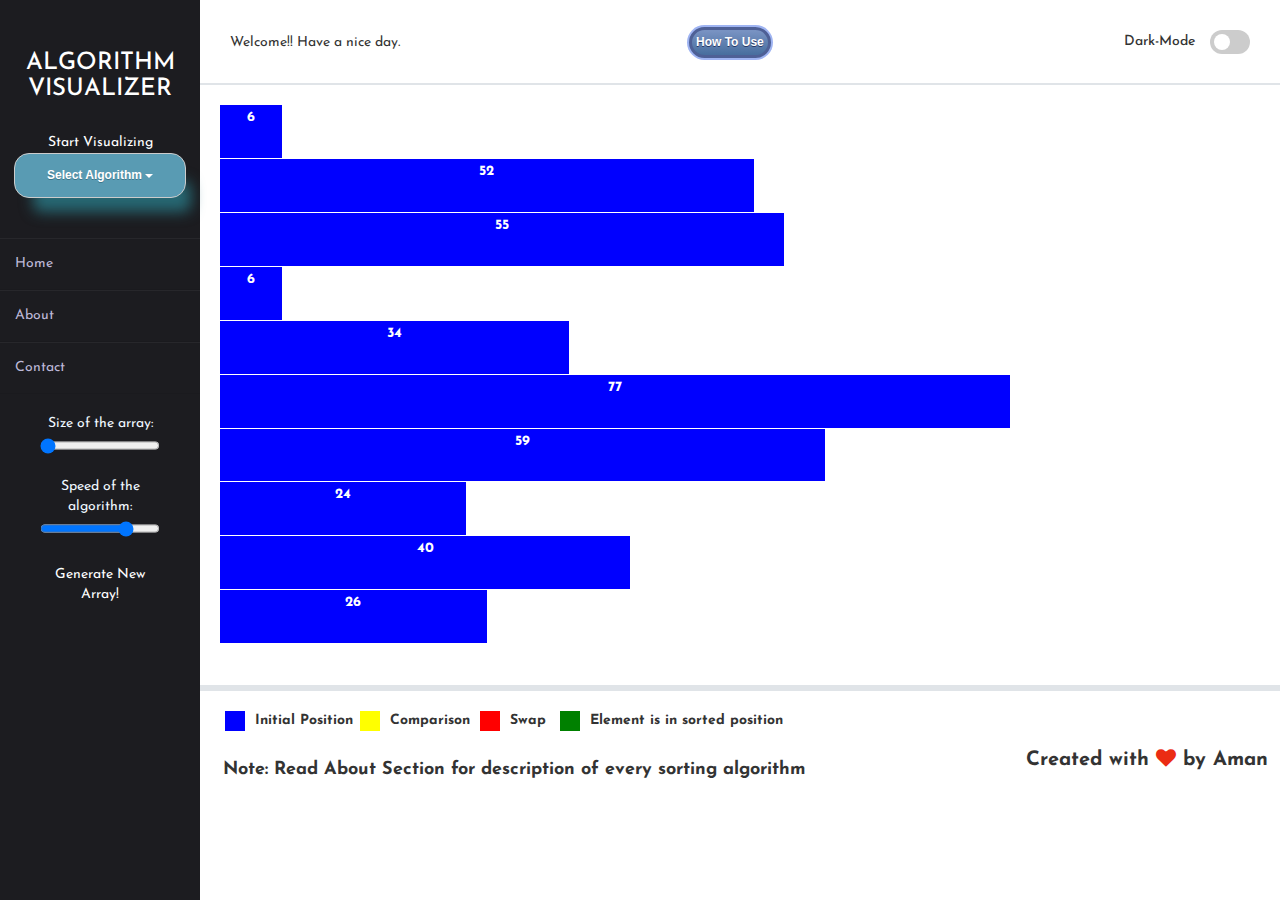
<file: index.html>
<!DOCTYPE html>
<html>

<head>
  <meta charset="UTF-8">
  <meta name="viewport" content="width=device-width, initial-scale=1.0">
  <title>Algorithm Visualizer</title>

  <link rel="stylesheet" href="./css/style.css">
  <link rel="stylesheet" href="https://maxcdn.bootstrapcdn.com/bootstrap/3.4.1/css/bootstrap.min.css">
  <link rel="stylesheet" href="https://cdnjs.cloudflare.com/ajax/libs/font-awesome/4.7.0/css/font-awesome.min.css">
  <script src="https://ajax.googleapis.com/ajax/libs/jquery/3.5.1/jquery.min.js"></script>
  <script src="https://maxcdn.bootstrapcdn.com/bootstrap/3.4.1/js/bootstrap.min.js"></script>
</head>

<body>
  <header>
    <nav>

      <div class="wrapper">

        <!--Sidebar of index page-->
        <div class="sidebar">
          <h3>Algorithm<br>Visualizer</h3>
          <p>Start Visualizing</p>
          <div class="dropdown">
            <button class="btn btn-default dropdown-toggle myButton" type="button" data-toggle="dropdown">Select
              Algorithm
              <span class="caret"></span></button>
            <ul class="dropdown-menu">
              <li><a class="mytest" href="#">Bubble Sort</a></li>
              <li><a class="mytest" href="#">Selection Sort</a></li>
              <li><a class="mytest" href="#">Insertion Sort</a></li>
              <li><a class="mytest" href="#">Merge Sort</a></li>
              <li><a class="mytest" href="#">Quick Sort</a></li>
              <li><a class="mytest" href="#">Heap Sort</a></li>
            </ul>
          </div>
          <br><br>
          <div class="mytest1">
            <ul>
              <li><a href="index.html">Home</a></li>
              <li><a href="about.html">About</a></li>
              <li><a href="contact.html">Contact</a></li>
            </ul>
          </div>
          <div class="array-inputs">
            <p style="color: aliceblue;">Size of the array:</p>
            <input id="a_size" type="range" min=10 max=30 step=1 value=3><br>
            <p style="color: aliceblue;">Speed of the algorithm:</p>
            <input id="a_speed" type="range" min=1 max=5 step=1 value=4><br>
            <button id="a_generate">Generate New Array!</button>
          </div>
        </div>

        <!--Upper part of index page-->
        <div class="main_content">
          <div class="header">Welcome!! Have a nice day.
            <label class="switch">
              <input type="checkbox" onclick="myFunction()">
              <span class="slider round"></span>
            </label>
            <h5 style="float: right; margin-right: 15px; margin-top: 4px;">Dark-Mode</h5>
            <button class="myButton1" id="but1"
              style="margin-left: 285px; padding: 4px 4px; margin-top: -3px; font-size: 12px; margin-bottom: -20px;">How
              To Use</button>
          </div>
          <div class="info" id="array_container">
          </div>
        </div>
        <div class="fuls">
          <div>
            <button id="but2"
              style="float: right; margin-right: 20px; margin-top: 20px; font-weight: bold; color: black;">X</button>
            <h4>How To Use</h4>
            <ul>
              <li>Step-1: From the left Sidebar choose the array size.</li>
              <li>Step-2: After that choose Speed of algorithm.</li>
              <li>Step-3: Click on generate array to choose random array everytime.</li>
              <li>Step-4: After that choose the algorithm you want to apply.</li>
            </ul>
          </div>
        </div>
      </div>
    </nav>
  </header>

  <hr class="hrr">

  <!--Footer Section-->
  <footer class="footer">
    <div class="square" style="background-color: blue; margin-left: 225px;">
      <p>Initial&nbspPosition</p>
    </div>
    <div class="square" style="background-color: yellow; margin-left: 115px;">
      <p>Comparison</p>
    </div>
    <div class="square" style="background-color: red; margin-left: 100px;">
      <p>Swap</p>
    </div>
    <div class="square" style="background-color: green; margin-left: 60px;">
      <p>Element&nbspis&nbspin&nbspsorted&nbspposition</p>
    </div><br><br>

    <h4>Note: Read About Section for description of every sorting algorithm</h4>
    <p class="create">
      Created with <i class="fa fa-heart" style="color: #eb2c13"></i> by Aman
    </p>
  </footer>

  <!--All javascript files-->

  <script src="./scripts/main.js"></script>
  <!--This should be at the end of body and should be loaded before sorts.js-->
  <script src="./scripts/visualizations.js"></script>
  <!--This should be loaded after main.js-->

  <script src="./scripts/bubble_sort.js"></script>
  <script src="./scripts/selection_sort.js"></script>
  <script src="./scripts/insertion_sort.js"></script>
  <script src="./scripts/merge_sort.js"></script>
  <script src="./scripts/quick_sort.js"></script>
  <script src="./scripts/heap_sort.js"></script>
  <script>
    $(document).ready(function () {
      $('.dropdown-submenu a.test').on("click", function (e) {
        $(this).next('ul').toggle();
        e.stopPropagation();
        e.preventDefault();
      });
    });
  </script>
  <script>
    function myFunction() {
      var element = document.body;
      element.classList.toggle("dark-mode");
    }
  </script>

  <script src="https://ajax.googleapis.com/ajax/libs/jquery/2.1.1/jquery.min.js"></script>

  <script>
    $(document).ready(function () {
      $("#but1").click(function () {
        $(".fuls").fadeTo(200, 1);
      });
      $("#but2").click(function () {
        $(".fuls").fadeOut(200);
      });
    });
  </script>
</body>

</html>
</file>
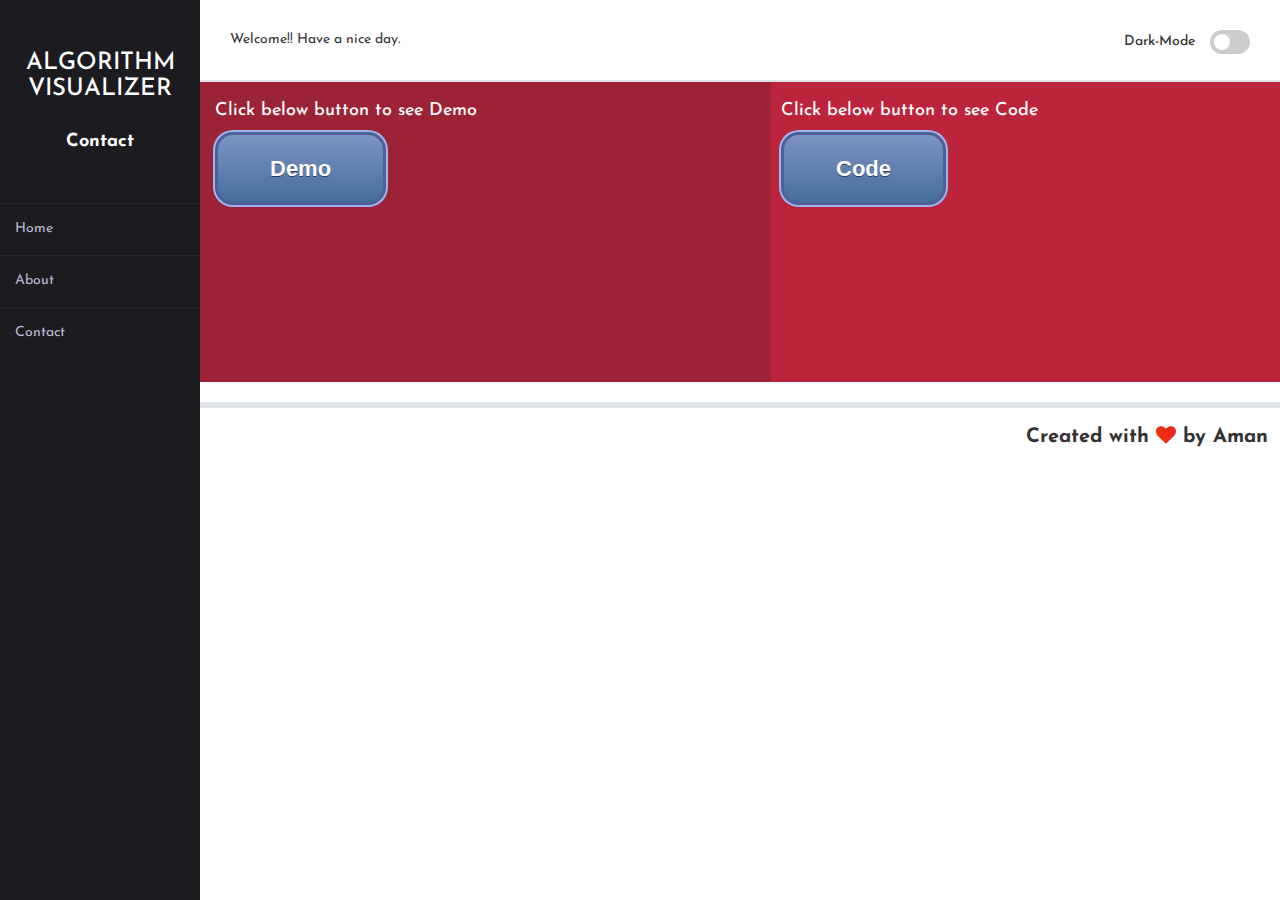
<file: contact.html>
<!DOCTYPE html>
<html>

<head>
    <meta charset="UTF-8">
    <meta name="viewport" content="width=device-width, initial-scale=1.0">
    <title>Algorithm Visualizer</title>

    <link rel="stylesheet" href="./css/style.css">
    <link rel="stylesheet" href="https://maxcdn.bootstrapcdn.com/bootstrap/3.4.1/css/bootstrap.min.css">
    <link rel="stylesheet" href="https://cdnjs.cloudflare.com/ajax/libs/font-awesome/4.7.0/css/font-awesome.min.css">
    <script src="https://ajax.googleapis.com/ajax/libs/jquery/3.5.1/jquery.min.js"></script>
    <script src="https://maxcdn.bootstrapcdn.com/bootstrap/3.4.1/js/bootstrap.min.js"></script>
</head>

<body>
    <header>
        <nav>
            <div class="wrapper">
                <div class="sidebar">
                    <h3>Algorithm<br>Visualizer</h3>
                    <h4>Contact</h4>
                    <br><br>
                    <div class="mytest1">
                        <ul>
                            <li><a href="index.html">Home</a></li>
                            <li><a href="about.html">About</a></li>
                            <li><a href="contact.html">Contact</a></li>
                        </ul>
                    </div>
                </div>
                <div class="main_content">
                    <div class="header">Welcome!! Have a nice day.
                        <label class="switch">
                            <input type="checkbox" onclick="myFunction()">
                            <span class="slider round"></span>
                        </label>
                        <h5 style="float: right; margin-right: 15px; margin-top: 4px;">Dark-Mode</h5>
                    </div>
                </div>
        </nav>
    </header>
    <section>
        <div class="row">
            <div class="column" style="background-color:#9B2335; width: 60%;">
                <h4 style="margin-left: 220px;">Click below button to see Demo</h4>
                <a href="index.html" class="myButton1" style="margin-left: 220px;">Demo</a>
            </div>
            <div class="column" style="background-color:#BC243C; width: 40%;">
                <h4>Click below button to see Code</h4>
                <a href="#" class="myButton1">Code</a>
            </div>
        </div>
    </section>
    <hr class="hrr">
    <footer class="footer">
        <p class="create">
            Created with <i class="fa fa-heart" style="color: #eb2c13"></i> by Aman
        </p>
    </footer>
    <script>
        function myFunction() {
            var element = document.body;
            element.classList.toggle("dark-mode");
        }
    </script>

</body>

</html>
</file>
<file: css/style.css>
@import url('https://fonts.googleapis.com/css?family=Josefin+Sans&display=swap');

*{
  margin: 0;
  padding: 0;
  box-sizing: border-box;
  list-style: none;
  text-decoration: none;
  font-family: 'Josefin Sans', sans-serif;
}

body{
   background-color: #f3f5f9;
   color: black;
}

.wrapper{
  display: flex;
  position: relative;
}

/* Sidebar Menu */
.wrapper .sidebar{
  width: 200px;
  height: 100%;
  background: #1c1c20;
  padding: 30px 0px;
  position: fixed;
}

.wrapper .sidebar h3{
  color: #fff;
  text-transform: uppercase;
  text-align: center;
  margin-bottom: 30px;
}

.wrapper .sidebar p{
  color: #fff;
  text-align: center;
  margin-bottom: 0px;
}

.wrapper .sidebar ul li{
  padding: 15px;
  border-bottom: 1px solid #bdb8d7;
  border-bottom: 1px solid rgba(0,0,0,0.05);
  border-top: 1px solid rgba(255,255,255,0.05);
}

.dropdown .dropdown-menu {
  margin-left: 15px !important;
  position: relative !important;
  border-radius:15px !important;
  overflow: scroll !important;
  overflow-x: hidden !important;
}

.dropdown ul li{
  top: 0;
  left: 90%;
  margin-top: 1px !important;
  margin-left: 0px !important;
  display:inline-block !important;
  cursor:pointer !important;
  color: black !important;
  font-family:Arial !important;
  font-size:12px !important;
  font-weight:bold !important;
  padding:13px 32px !important;
  text-decoration:none !important;
}

.sidebar .mytest1 ul li a{
  color: #bdb8d7;
  display: block;
}

.sidebar .mytest1 ul li:hover{
  background-color: #594f8d;
}

.sidebar .mytest1 ul li:hover a{
  color: #fff;
}
 

.myButton {
  box-shadow: 12px 21px 14px -7px #276873 !important;
  background:linear-gradient(to bottom, #599bb3 5%, #408c99 100%);
  background-color:#599bb3 !important;
  border-radius:15px !important;
  display:inline-block !important;
  cursor:pointer !important;
  color:#ffffff !important;
  font-family:Arial !important;
  font-size:12px !important;
  font-weight:bold !important;
  padding:13px 32px !important;
  text-decoration:none !important;
  text-shadow:0px 1px 0px #3d768a !important;
  margin-left: 14px;
}
.myButton:hover {
  background:linear-gradient(to bottom, #408c99 5%, #599bb3 100%);
  background-color:#408c99 !important;
}
.myButton:active {
  position:relative !important;
  top:1px !important;
}


/* Lower part of sidebar */
.wrapper .sidebar .array-inputs {
  display: -ms-grid;
  display: grid;
  -ms-grid-columns: 60%;
  grid-template-columns: 60%;
  place-content: center;
  padding: 5% 0%;
}

.wrapper .sidebar .array-inputs #a_size {
  padding: 3% 0%;
}

.wrapper .sidebar .array-inputs #a_speed {
  padding: 3% 0%;
}

.wrapper .sidebar .array-inputs #a_generate {
  background-color: transparent;
  border: none;
  outline: none;
  color: white;
  padding: 4% 0% 0% 0%;
}

.wrapper .sidebar .array-inputs #a_generate:hover {
  cursor: pointer;
}


/* Upper Side Navbar */
.wrapper .main_content{
  width: 100%;
  margin-left: 200px;
}

.wrapper .main_content .header{
  padding: 30px;
  border-bottom: 2px solid #e0e4e8;
}

.wrapper .main_content .header #reset{
  padding: 10px;
  margin-top: -15px;
  background:linear-gradient(to bottom, #599bb3 5%, #408c99 100%);
}

#reset{
  border-radius:10px;
	cursor:pointer;
	font-family:Arial;
	font-size:12px;
	font-weight:bold;
  padding-left: 18px;
  padding-top: 4px;
  padding-bottom: 4px;
  padding-right: 18px;
	text-decoration:none;
  float: right;
  color: white;
  margin-right: 80px;
}

.wrapper .main_content .info{
  margin: 20px;
  color: #717171;
  line-height: 25px;
  display: -webkit-box;
  display: -ms-flexbox;
  display: flex;
  width: 95%;
  height: 60vh;
}


/* For horizontal line */
.hrr{
  border: 3px solid #e0e4e8;
}



/* About page */
.section h4{
  margin-left: 225px;
  margin-top: 30px;
  font-weight: bold;
}

.section h3{
  margin-left: 225px;
  margin-top: 30px;
  font-weight: bold;
}

.section p{
  margin-left: 225px;
  margin-top: 30px;
  margin-right: 30px;
  font-weight: bold;
  text-align: justify;
}

.section .list li{
  margin-left: 225px;
  margin-top: 30px;
  margin-right: 30px;
  font-weight: bold;
  text-align: justify;
}





.myButton1 {
	box-shadow: 0px 0px 0px 2px #9fb4f2;
	background:linear-gradient(to bottom, #7892c2 5%, #476e9e 100%);
	background-color:#7892c2;
	border-radius:18px;
	border:3px solid #4e6096;
	display:inline-block;
	cursor:pointer;
	color:#ffffff;
	font-family:Arial;
	font-size:22px;
	font-weight:bold;
	padding:18px 52px;
	text-decoration:none;
	text-shadow:0px 1px 0px #283966;
}
.myButton1:hover {
	background:linear-gradient(to bottom, #476e9e 5%, #7892c2 100%);
	background-color:#476e9e;
}
.myButton1:active {
	position:relative;
	top:1px;
}

.sidebar h4{
  text-align: center;
  font-weight: bold;
  color: white;
}

.column {
  float: left;
  width: 50%;
  padding: 10px;
  height: 300px; /* Should be removed. Only for demonstration */
  color: white;
}

/* Clear floats after the columns */
.row:after {
  content: "";
  display: table;
  clear: both;
}

/* For Footer Section */
.footer .square{
  height: 20px;
  width: 20px;
  float: left;
}

.footer p{
  margin-left: 30px; 
  font-weight: bold; 
}

.footer h4{
  float: left;
  margin-left: 223px; 
  font-weight: bold;
}

.footer .create{
  bottom: 10px !important;
  margin-top: 5px;
  position: relative;
  font-size: 20px;
  float: right;
  padding-right: 12px;
}



/* For dark Mode button */
/* CSS Starts FRom here */
.switch {
  position: relative;
  float: right;
  width: 40px;
  height: 24px;
}

.switch input { 
  opacity: 0;
  width: 0;
  height: 0;
}

.slider {
  position: absolute;
  cursor: pointer;
  top: 0;
  left: 0;
  right: 0;
  bottom: 0;
  background-color: #ccc;
  -webkit-transition: .4s;
  transition: .4s;
}

.slider:before {
  position: absolute;
  content: "";
  height: 16px;
  width: 16px;
  left: 4px;
  bottom: 4px;
  background-color: white;
  -webkit-transition: .4s;
  transition: .4s;
}

input:checked + .slider {
  background-color: #2196F3;
}

input:focus + .slider {
  box-shadow: 0 0 1px #2196F3;
}

input:checked + .slider:before {
  -webkit-transform: translateX(16px);
  -ms-transform: translateX(16px);
  transform: translateX(16px);
}

/* Rounded sliders */
.slider.round {
  border-radius: 34px;
}

.slider.round:before {
  border-radius: 50%;
}


/* Changes Required in dark mode */
.dark-mode {
  background-color:#0a0a0a;
  color: white;
}

.fuls {
  position: fixed;
  top: 25%;
  left: 25%;
  right: 25%;
  bottom: 25%;
  z-index: 999;
  background: black;
  display: none;
}

.fuls h4{
  padding-top: 13px;
  padding-left: 16px;
  padding-bottom: 4px;
  font-weight: bold;
  font-size: 28px;
  color: white;
}

.fuls ul li{
  margin-top: 3px;
  margin-left: 16px;
  margin-bottom: 4px;
  font-size: 18px;
  color: white;
}
</file>
